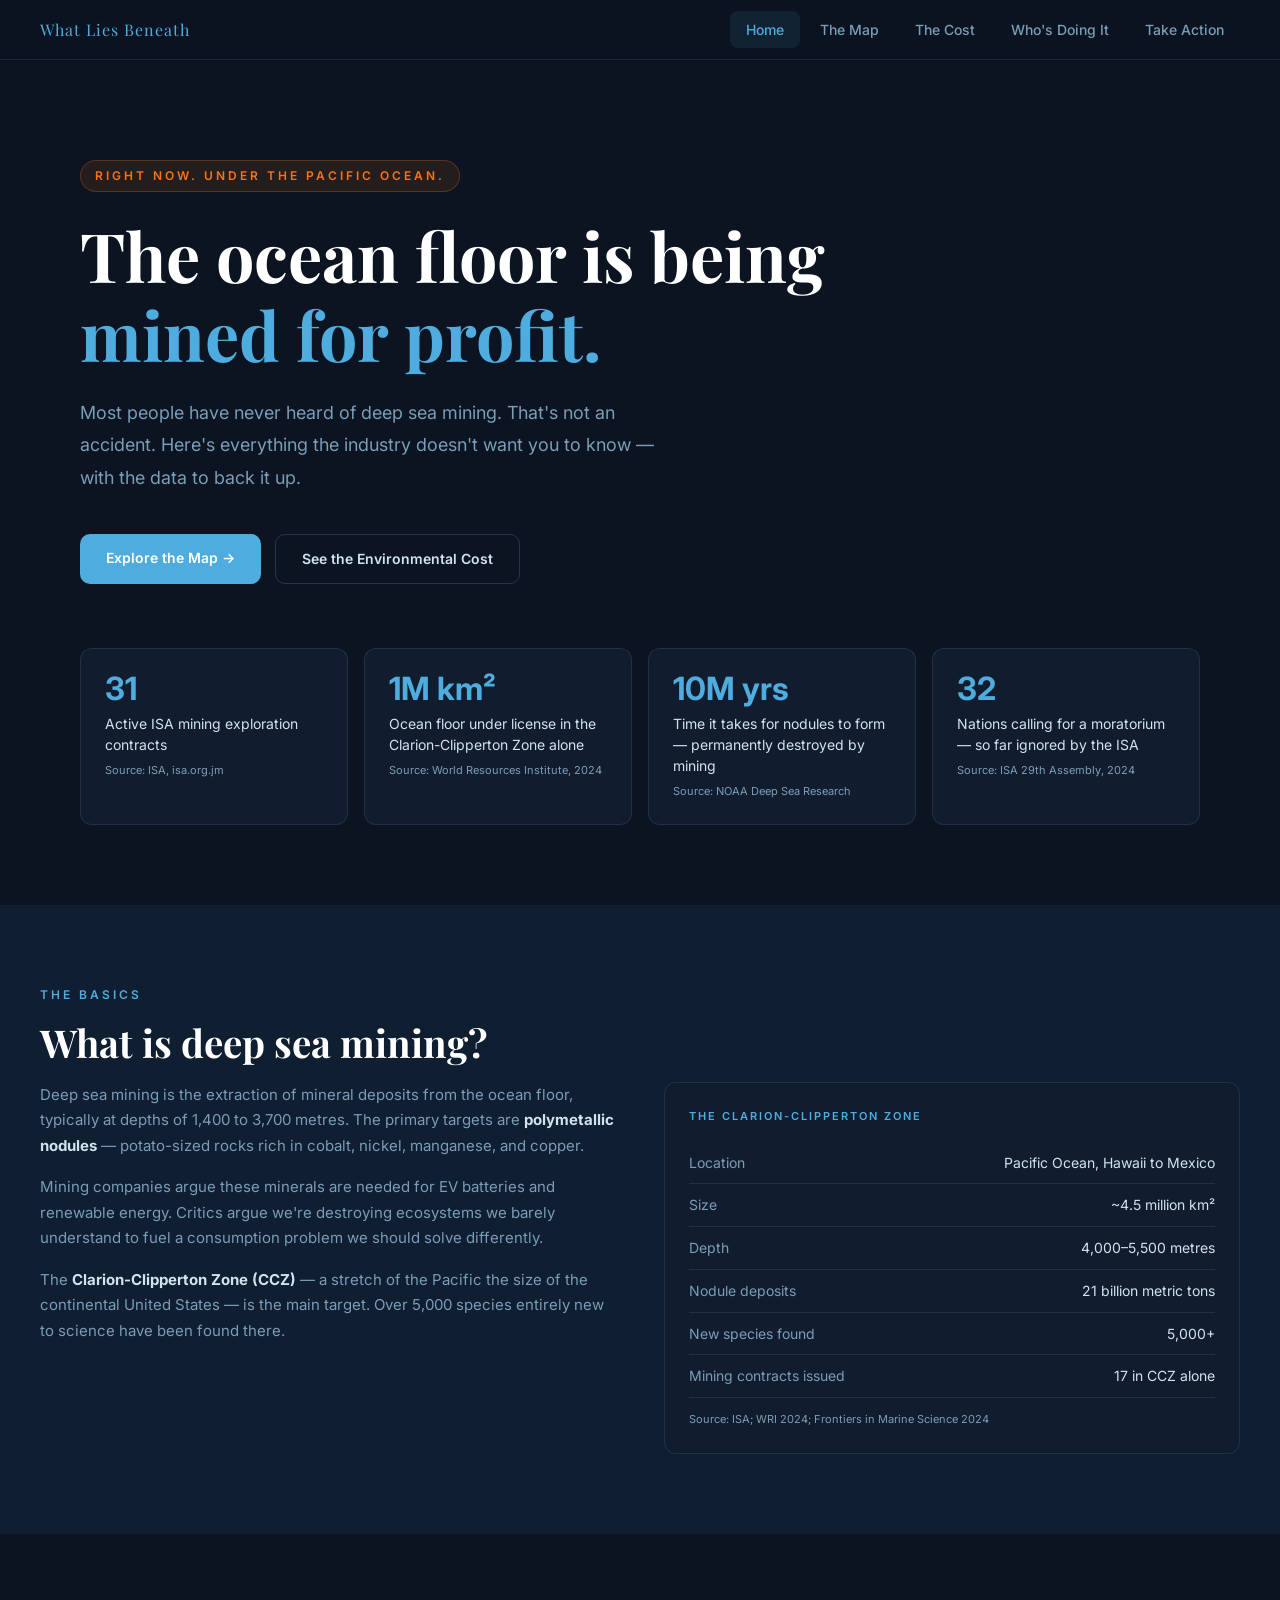
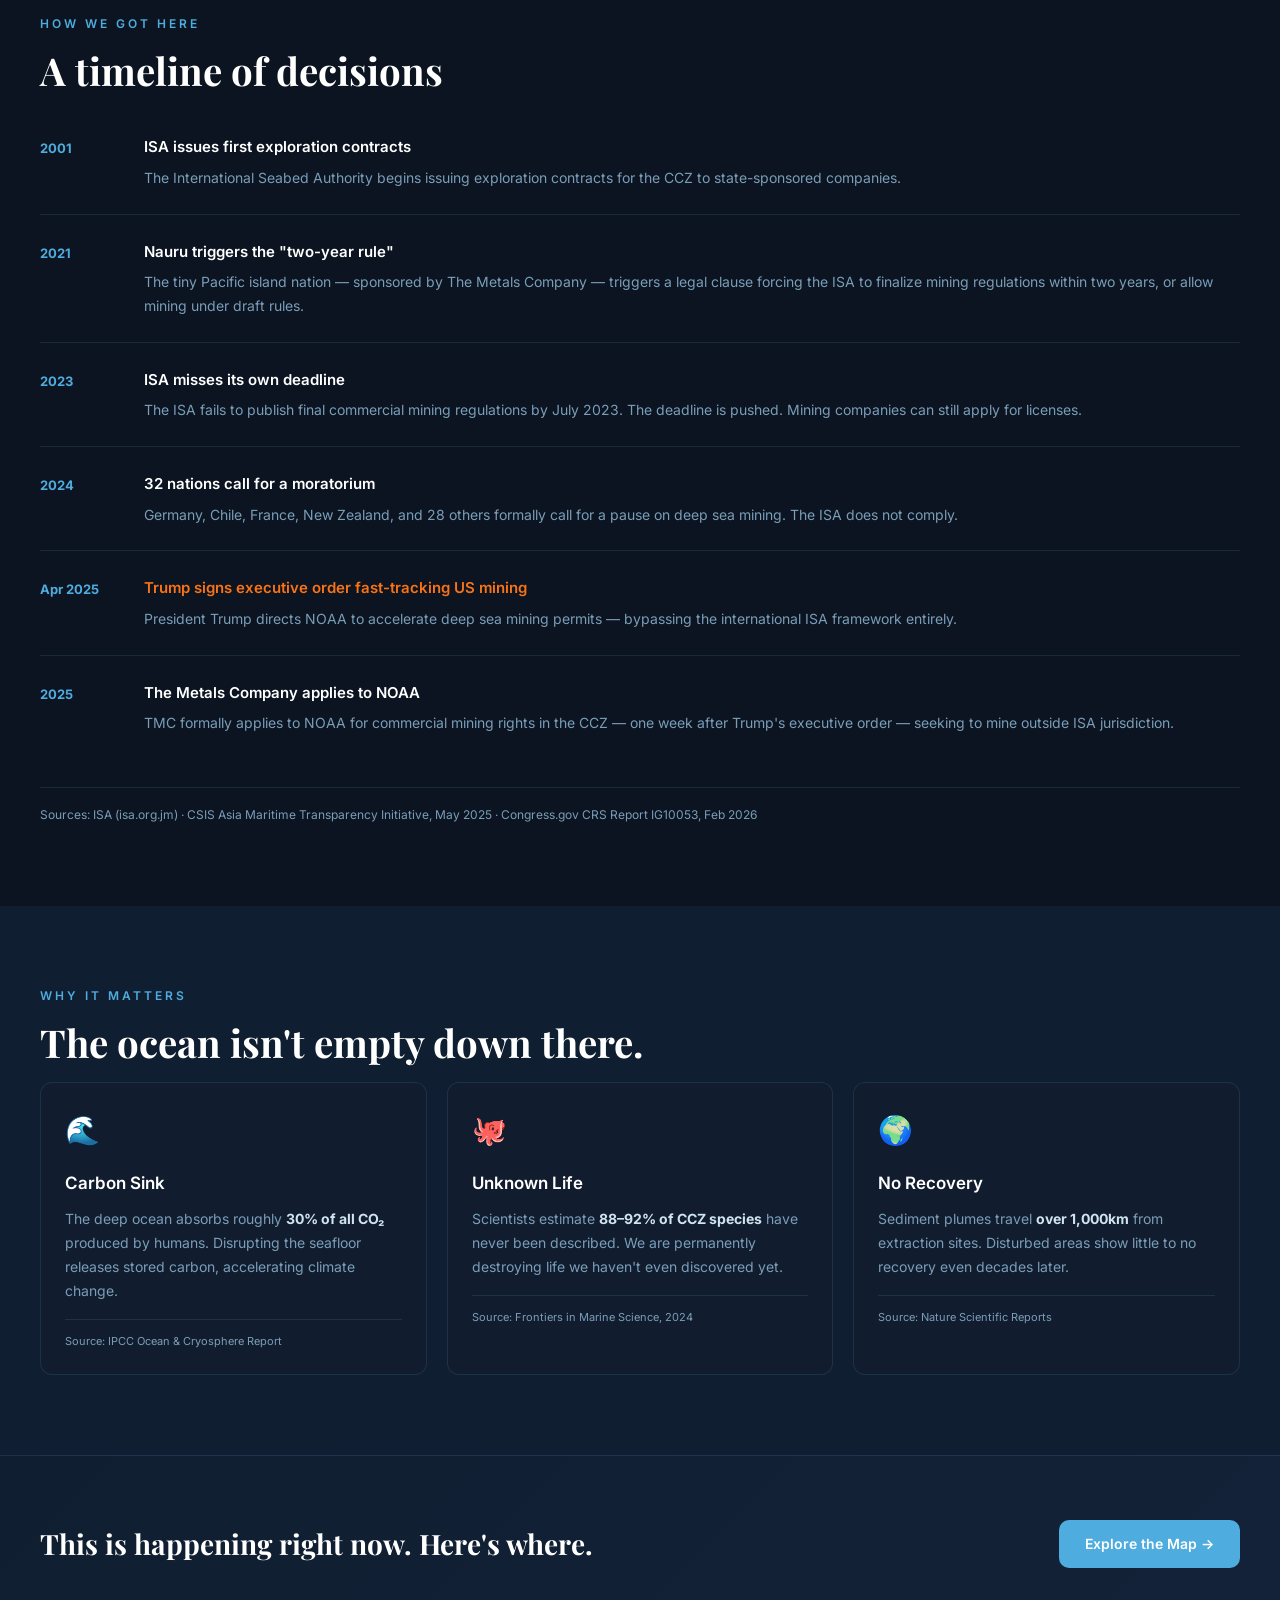
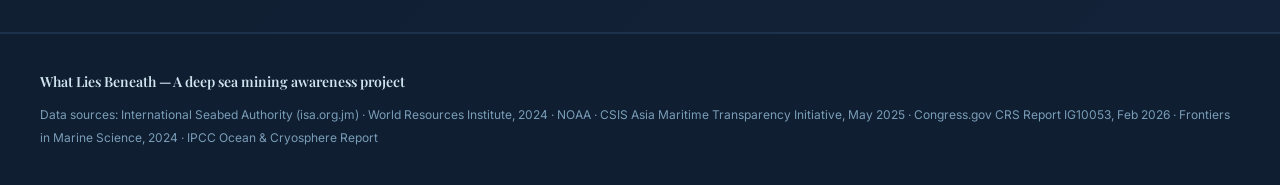
<file: index.html>
<!DOCTYPE html>
<html lang="en">
<head>
  <meta charset="UTF-8"/>
  <meta name="viewport" content="width=device-width, initial-scale=1.0"/>
  <title>What Lies Beneath — Deep Sea Mining Exposed</title>
  <link href="https://fonts.googleapis.com/css2?family=Inter:wght@400;500;600;700&family=Playfair+Display:wght@700&display=swap" rel="stylesheet"/>
  <link rel="stylesheet" href="style.css"/>
</head>
<body>

<nav id="navbar">
  <div id="nav-logo">What Lies Beneath</div>
  <div id="nav-links">
    <a href="index.html" class="active">Home</a>
    <a href="map.html">The Map</a>
    <a href="cost.html">The Cost</a>
    <a href="corporations.html">Who's Doing It</a>
    <a href="action.html">Take Action</a>
  </div>
</nav>

<!-- HERO -->
<section id="hero">
  <div class="hero-eyebrow">Right now. Under the Pacific Ocean.</div>
  <h1>The ocean floor is being<br><span class="hl">mined for profit.</span></h1>
  <p id="hero-sub">Most people have never heard of deep sea mining. That's not an accident. Here's everything the industry doesn't want you to know — with the data to back it up.</p>
  <div class="hero-actions">
    <a href="map.html" class="btn btn-primary">Explore the Map →</a>
    <a href="cost.html" class="btn btn-outline">See the Environmental Cost</a>
  </div>

  <div id="hero-stats">
    <div class="hstat">
      <div class="hstat-num">31</div>
      <div class="hstat-label">Active ISA mining exploration contracts</div>
      <div class="hstat-src">Source: ISA, isa.org.jm</div>
    </div>
    <div class="hstat">
      <div class="hstat-num">1M km²</div>
      <div class="hstat-label">Ocean floor under license in the Clarion-Clipperton Zone alone</div>
      <div class="hstat-src">Source: World Resources Institute, 2024</div>
    </div>
    <div class="hstat">
      <div class="hstat-num">10M yrs</div>
      <div class="hstat-label">Time it takes for nodules to form — permanently destroyed by mining</div>
      <div class="hstat-src">Source: NOAA Deep Sea Research</div>
    </div>
    <div class="hstat">
      <div class="hstat-num">32</div>
      <div class="hstat-label">Nations calling for a moratorium — so far ignored by the ISA</div>
      <div class="hstat-src">Source: ISA 29th Assembly, 2024</div>
    </div>
  </div>
</section>

<!-- WHAT IS IT -->
<section class="section section-alt">
  <div class="inner">
    <div class="section-tag">The Basics</div>
    <h2>What is deep sea mining?</h2>
    <div class="two-col">
      <div>
        <p>Deep sea mining is the extraction of mineral deposits from the ocean floor, typically at depths of 1,400 to 3,700 metres. The primary targets are <strong>polymetallic nodules</strong> — potato-sized rocks rich in cobalt, nickel, manganese, and copper.</p>
        <p>Mining companies argue these minerals are needed for EV batteries and renewable energy. Critics argue we're destroying ecosystems we barely understand to fuel a consumption problem we should solve differently.</p>
        <p>The <strong>Clarion-Clipperton Zone (CCZ)</strong> — a stretch of the Pacific the size of the continental United States — is the main target. Over 5,000 species entirely new to science have been found there.</p>
      </div>
      <div class="info-box">
        <div class="info-box-title">The Clarion-Clipperton Zone</div>
        <div class="info-row"><span>Location</span><span>Pacific Ocean, Hawaii to Mexico</span></div>
        <div class="info-row"><span>Size</span><span>~4.5 million km²</span></div>
        <div class="info-row"><span>Depth</span><span>4,000–5,500 metres</span></div>
        <div class="info-row"><span>Nodule deposits</span><span>21 billion metric tons</span></div>
        <div class="info-row"><span>New species found</span><span>5,000+</span></div>
        <div class="info-row"><span>Mining contracts issued</span><span>17 in CCZ alone</span></div>
        <div class="info-src">Source: ISA; WRI 2024; Frontiers in Marine Science 2024</div>
      </div>
    </div>
  </div>
</section>

<!-- TIMELINE -->
<section class="section">
  <div class="inner">
    <div class="section-tag">How We Got Here</div>
    <h2>A timeline of decisions</h2>
    <div class="timeline">
      <div class="t-item">
        <div class="t-year">2001</div>
        <div>
          <div class="t-title">ISA issues first exploration contracts</div>
          <p>The International Seabed Authority begins issuing exploration contracts for the CCZ to state-sponsored companies.</p>
        </div>
      </div>
      <div class="t-item">
        <div class="t-year">2021</div>
        <div>
          <div class="t-title">Nauru triggers the "two-year rule"</div>
          <p>The tiny Pacific island nation — sponsored by The Metals Company — triggers a legal clause forcing the ISA to finalize mining regulations within two years, or allow mining under draft rules.</p>
        </div>
      </div>
      <div class="t-item">
        <div class="t-year">2023</div>
        <div>
          <div class="t-title">ISA misses its own deadline</div>
          <p>The ISA fails to publish final commercial mining regulations by July 2023. The deadline is pushed. Mining companies can still apply for licenses.</p>
        </div>
      </div>
      <div class="t-item">
        <div class="t-year">2024</div>
        <div>
          <div class="t-title">32 nations call for a moratorium</div>
          <p>Germany, Chile, France, New Zealand, and 28 others formally call for a pause on deep sea mining. The ISA does not comply.</p>
        </div>
      </div>
      <div class="t-item">
        <div class="t-year">Apr 2025</div>
        <div>
          <div class="t-title hot">Trump signs executive order fast-tracking US mining</div>
          <p>President Trump directs NOAA to accelerate deep sea mining permits — bypassing the international ISA framework entirely.</p>
        </div>
      </div>
      <div class="t-item">
        <div class="t-year">2025</div>
        <div>
          <div class="t-title">The Metals Company applies to NOAA</div>
          <p>TMC formally applies to NOAA for commercial mining rights in the CCZ — one week after Trump's executive order — seeking to mine outside ISA jurisdiction.</p>
        </div>
      </div>
    </div>
    <div class="src-note">Sources: ISA (isa.org.jm) · CSIS Asia Maritime Transparency Initiative, May 2025 · Congress.gov CRS Report IG10053, Feb 2026</div>
  </div>
</section>

<!-- WHY IT MATTERS -->
<section class="section section-alt">
  <div class="inner">
    <div class="section-tag">Why It Matters</div>
    <h2>The ocean isn't empty down there.</h2>
    <div class="three-col">
      <div class="card">
        <div class="card-icon">🌊</div>
        <h3>Carbon Sink</h3>
        <p>The deep ocean absorbs roughly <strong>30% of all CO₂</strong> produced by humans. Disrupting the seafloor releases stored carbon, accelerating climate change.</p>
        <div class="card-src">Source: IPCC Ocean & Cryosphere Report</div>
      </div>
      <div class="card">
        <div class="card-icon">🐙</div>
        <h3>Unknown Life</h3>
        <p>Scientists estimate <strong>88–92% of CCZ species</strong> have never been described. We are permanently destroying life we haven't even discovered yet.</p>
        <div class="card-src">Source: Frontiers in Marine Science, 2024</div>
      </div>
      <div class="card">
        <div class="card-icon">🌍</div>
        <h3>No Recovery</h3>
        <p>Sediment plumes travel <strong>over 1,000km</strong> from extraction sites. Disturbed areas show little to no recovery even decades later.</p>
        <div class="card-src">Source: Nature Scientific Reports</div>
      </div>
    </div>
  </div>
</section>

<!-- CTA -->
<section class="cta-strip">
  <div class="inner">
    <h2>This is happening right now. Here's where.</h2>
    <a href="map.html" class="btn btn-primary">Explore the Map →</a>
  </div>
</section>

<footer>
  <div class="footer-in">
    <div>What Lies Beneath — A deep sea mining awareness project</div>
    <div class="footer-srcs">
      Data sources: International Seabed Authority (isa.org.jm) · World Resources Institute, 2024 · NOAA ·
      CSIS Asia Maritime Transparency Initiative, May 2025 · Congress.gov CRS Report IG10053, Feb 2026 ·
      Frontiers in Marine Science, 2024 · IPCC Ocean & Cryosphere Report
    </div>
  </div>
</footer>

</body>
</html>
</file>
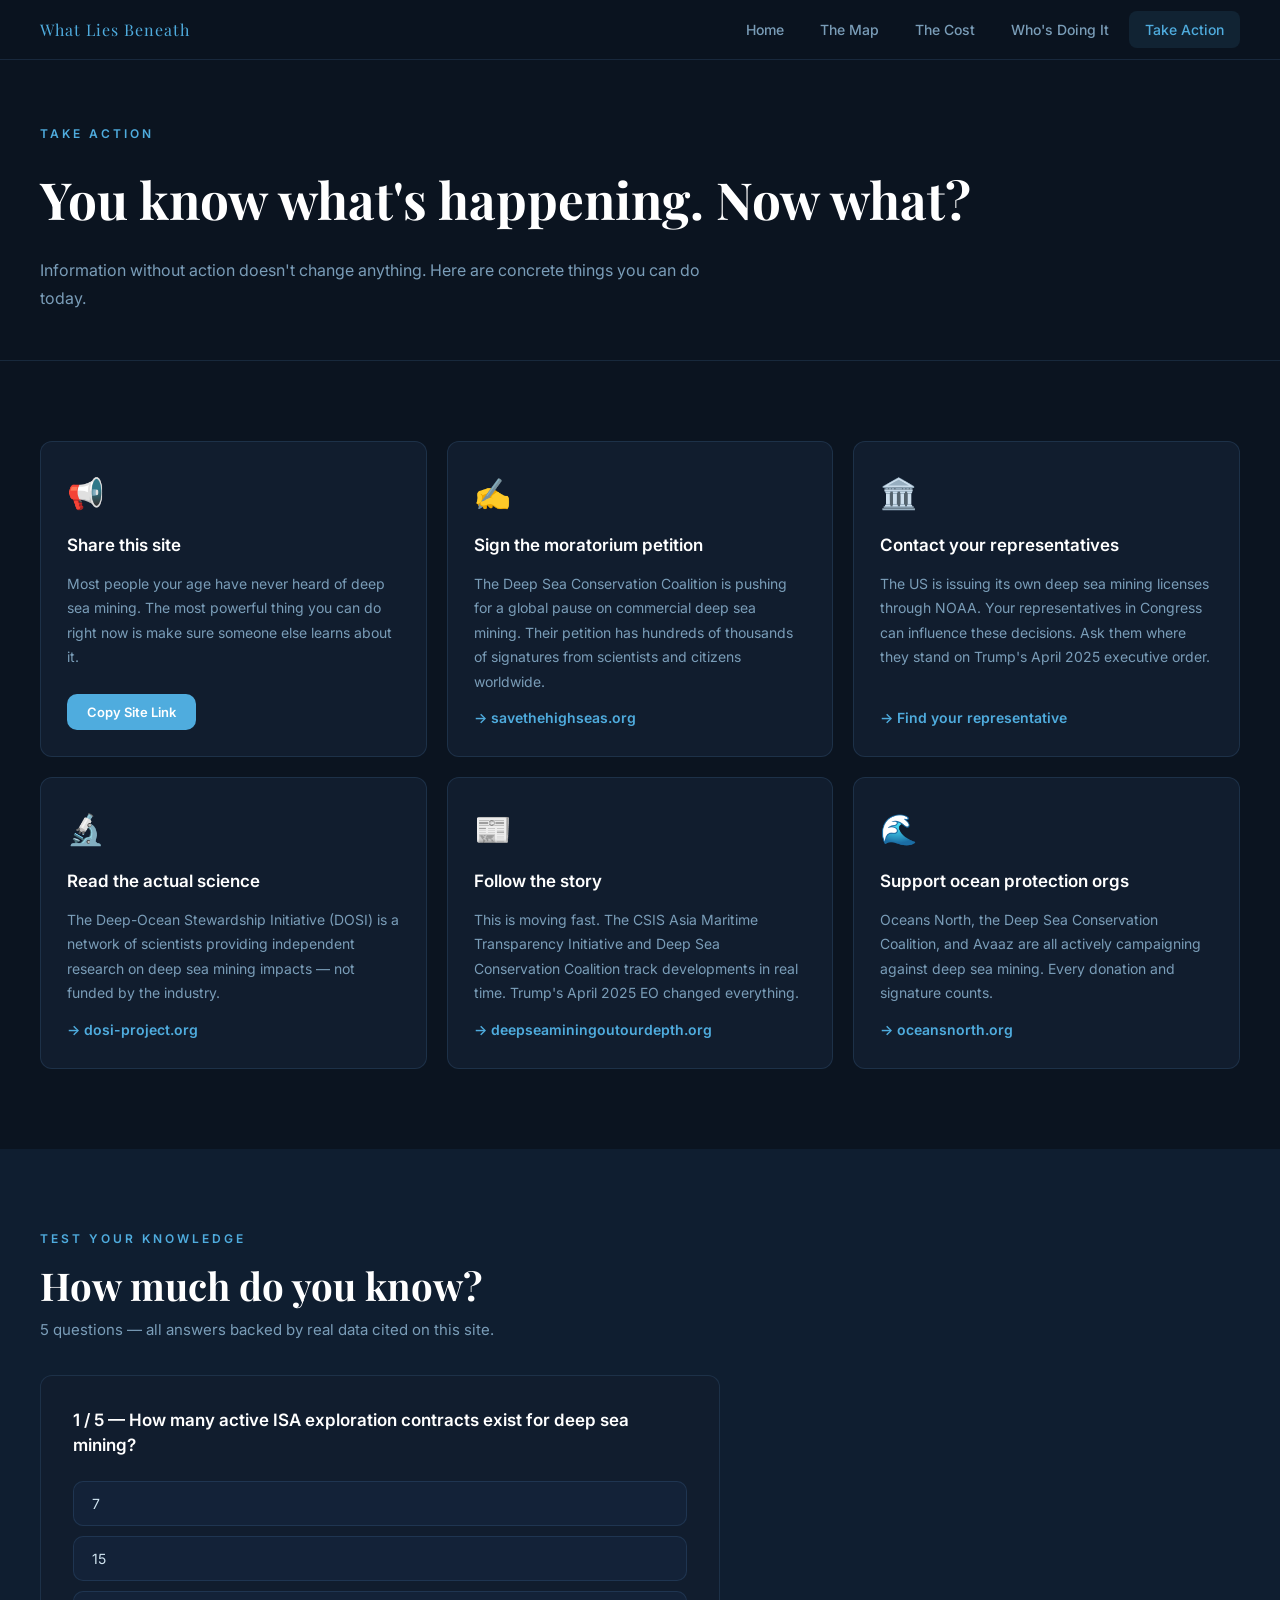
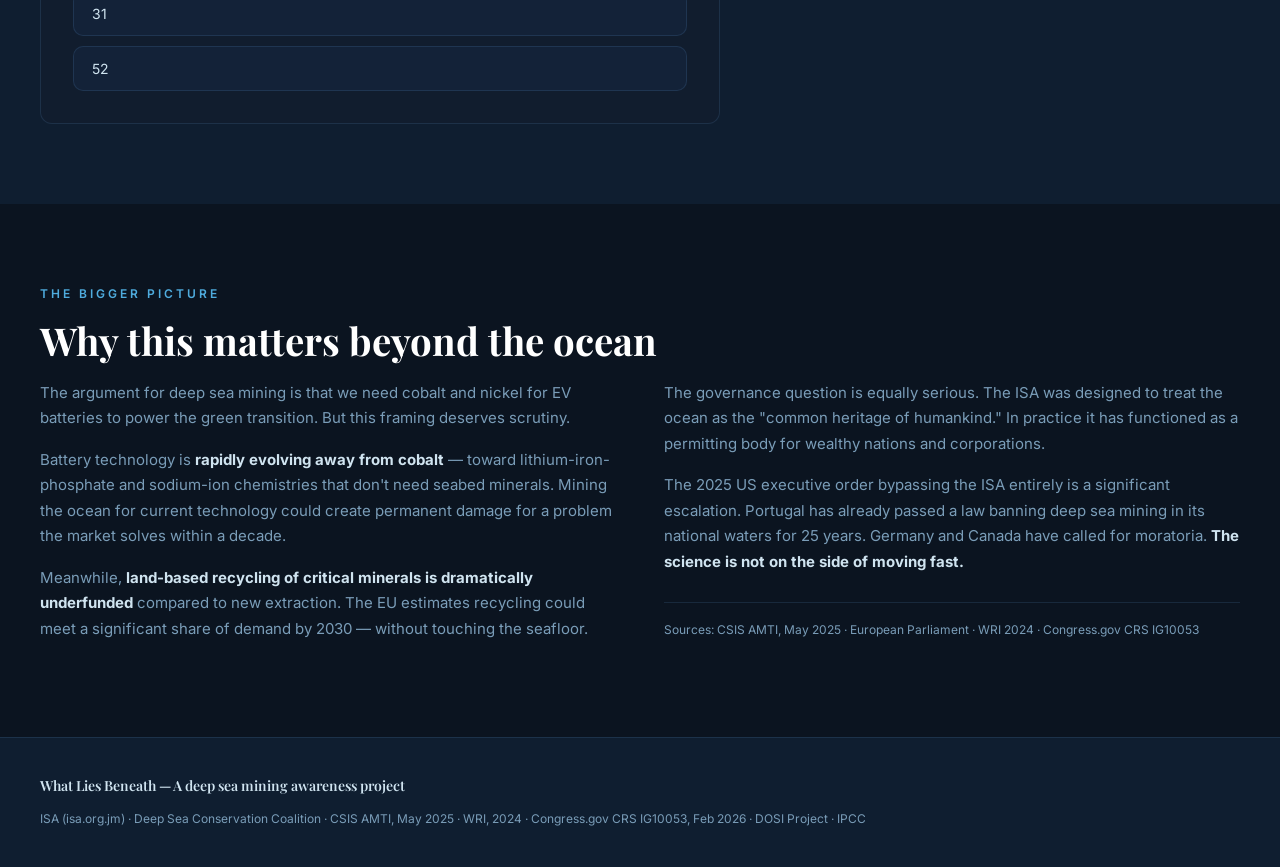
<file: action.html>
<!DOCTYPE html>
<html lang="en">
<head>
  <meta charset="UTF-8"/>
  <meta name="viewport" content="width=device-width, initial-scale=1.0"/>
  <title>Take Action — What Lies Beneath</title>
  <link href="https://fonts.googleapis.com/css2?family=Inter:wght@400;500;600;700&family=Playfair+Display:wght@700&display=swap" rel="stylesheet"/>
  <link rel="stylesheet" href="style.css"/>
</head>
<body>

<nav id="navbar">
  <div id="nav-logo">What Lies Beneath</div>
  <div id="nav-links">
    <a href="index.html">Home</a>
    <a href="map.html">The Map</a>
    <a href="cost.html">The Cost</a>
    <a href="corporations.html">Who's Doing It</a>
    <a href="action.html" class="active">Take Action</a>
  </div>
</nav>

<div class="page-hero">
  <div class="inner">
    <div class="section-tag">Take Action</div>
    <h1>You know what's happening. Now what?</h1>
    <p>Information without action doesn't change anything. Here are concrete things you can do today.</p>
  </div>
</div>

<section class="section">
  <div class="inner">
    <div class="action-grid">
      <div class="action-card">
        <div class="action-icon">📢</div>
        <div class="action-title">Share this site</div>
        <div class="action-desc">Most people your age have never heard of deep sea mining. The most powerful thing you can do right now is make sure someone else learns about it.</div>
        <div>
          <button class="btn btn-primary" onclick="copyLink()" style="font-size:13px;padding:10px 20px">Copy Site Link</button>
          <span id="copy-ok" style="font-size:13px;color:var(--green);margin-left:10px;display:none">Copied!</span>
        </div>
      </div>
      <div class="action-card">
        <div class="action-icon">✍️</div>
        <div class="action-title">Sign the moratorium petition</div>
        <div class="action-desc">The Deep Sea Conservation Coalition is pushing for a global pause on commercial deep sea mining. Their petition has hundreds of thousands of signatures from scientists and citizens worldwide.</div>
        <a href="https://www.savethehighseas.org" target="_blank">→ savethehighseas.org</a>
      </div>
      <div class="action-card">
        <div class="action-icon">🏛️</div>
        <div class="action-title">Contact your representatives</div>
        <div class="action-desc">The US is issuing its own deep sea mining licenses through NOAA. Your representatives in Congress can influence these decisions. Ask them where they stand on Trump's April 2025 executive order.</div>
        <a href="https://www.congress.gov/members/find-your-member" target="_blank">→ Find your representative</a>
      </div>
      <div class="action-card">
        <div class="action-icon">🔬</div>
        <div class="action-title">Read the actual science</div>
        <div class="action-desc">The Deep-Ocean Stewardship Initiative (DOSI) is a network of scientists providing independent research on deep sea mining impacts — not funded by the industry.</div>
        <a href="https://www.dosi-project.org" target="_blank">→ dosi-project.org</a>
      </div>
      <div class="action-card">
        <div class="action-icon">📰</div>
        <div class="action-title">Follow the story</div>
        <div class="action-desc">This is moving fast. The CSIS Asia Maritime Transparency Initiative and Deep Sea Conservation Coalition track developments in real time. Trump's April 2025 EO changed everything.</div>
        <a href="https://www.deepseaminingoutourdepth.org" target="_blank">→ deepseaminingoutourdepth.org</a>
      </div>
      <div class="action-card">
        <div class="action-icon">🌊</div>
        <div class="action-title">Support ocean protection orgs</div>
        <div class="action-desc">Oceans North, the Deep Sea Conservation Coalition, and Avaaz are all actively campaigning against deep sea mining. Every donation and signature counts.</div>
        <a href="https://www.oceansnorth.org" target="_blank">→ oceansnorth.org</a>
      </div>
    </div>
  </div>
</section>

<!-- QUIZ -->
<section class="section section-alt">
  <div class="inner">
    <div class="section-tag">Test Your Knowledge</div>
    <h2 style="margin-bottom:8px">How much do you know?</h2>
    <p style="margin-bottom:32px">5 questions — all answers backed by real data cited on this site.</p>
    <div id="quiz-box">
      <div id="quiz-q" class="quiz-q"></div>
      <div id="quiz-opts" class="quiz-opts"></div>
      <div id="quiz-fb" class="quiz-fb"></div>
      <button id="quiz-next" onclick="nextQ()">Next Question →</button>
    </div>
  </div>
</section>

<section class="section">
  <div class="inner">
    <div class="section-tag">The Bigger Picture</div>
    <h2>Why this matters beyond the ocean</h2>
    <div class="two-col">
      <div>
        <p>The argument for deep sea mining is that we need cobalt and nickel for EV batteries to power the green transition. But this framing deserves scrutiny.</p>
        <p>Battery technology is <strong>rapidly evolving away from cobalt</strong> — toward lithium-iron-phosphate and sodium-ion chemistries that don't need seabed minerals. Mining the ocean for current technology could create permanent damage for a problem the market solves within a decade.</p>
        <p>Meanwhile, <strong>land-based recycling of critical minerals is dramatically underfunded</strong> compared to new extraction. The EU estimates recycling could meet a significant share of demand by 2030 — without touching the seafloor.</p>
      </div>
      <div>
        <p>The governance question is equally serious. The ISA was designed to treat the ocean as the "common heritage of humankind." In practice it has functioned as a permitting body for wealthy nations and corporations.</p>
        <p>The 2025 US executive order bypassing the ISA entirely is a significant escalation. Portugal has already passed a law banning deep sea mining in its national waters for 25 years. Germany and Canada have called for moratoria. <strong>The science is not on the side of moving fast.</strong></p>
        <div class="src-note">Sources: CSIS AMTI, May 2025 · European Parliament · WRI 2024 · Congress.gov CRS IG10053</div>
      </div>
    </div>
  </div>
</section>

<footer>
  <div class="footer-in">
    <div>What Lies Beneath — A deep sea mining awareness project</div>
    <div class="footer-srcs">ISA (isa.org.jm) · Deep Sea Conservation Coalition · CSIS AMTI, May 2025 · WRI, 2024 · Congress.gov CRS IG10053, Feb 2026 · DOSI Project · IPCC</div>
  </div>
</footer>

<script>
  var qs = [
    { q: "How many active ISA exploration contracts exist for deep sea mining?", opts: ["7","15","31","52"], c: 2, ex: "The ISA has issued 31 exploration contracts across three ocean basins. Source: ISA, isa.org.jm" },
    { q: "How long does it take for polymetallic nodules to form naturally?", opts: ["100 years","10,000 years","1 million years","10 million years"], c: 3, ex: "Polymetallic nodules take approximately 10 million years to form. Mining destroys them permanently in seconds. Source: NOAA" },
    { q: "What percentage of human CO₂ is absorbed by the deep ocean?", opts: ["5%","10%","30%","60%"], c: 2, ex: "The deep ocean absorbs roughly 30% of all CO₂ humans produce. Source: IPCC Ocean & Cryosphere Report" },
    { q: "What happened in April 2025 that significantly changed the situation?", opts: ["The UN banned all deep sea mining","Trump signed an EO fast-tracking US mining permits","The ISA published final commercial regulations","Norway began commercial extraction"], c: 1, ex: "Trump signed an executive order directing NOAA to fast-track deep sea mining permits — bypassing the ISA. Source: CSIS AMTI, May 2025" },
    { q: "How many nations called for a moratorium at the ISA's 2024 Assembly?", opts: ["5","12","22","32"], c: 3, ex: "32 nations called for a moratorium at the ISA 29th Assembly. The ISA did not comply. Source: ISA 29th Assembly, 2024" },
  ];

  var cur = 0, score = 0, done = false;

  function loadQ() {
    done = false;
    var q = qs[cur];
    document.getElementById('quiz-q').textContent = (cur+1) + ' / ' + qs.length + '  —  ' + q.q;
    var opts = document.getElementById('quiz-opts');
    opts.innerHTML = '';
    q.opts.forEach(function(o, i) {
      var b = document.createElement('button');
      b.className = 'quiz-opt';
      b.textContent = o;
      b.onclick = function() { answer(i); };
      opts.appendChild(b);
    });
    var fb = document.getElementById('quiz-fb');
    fb.className = 'quiz-fb';
    document.getElementById('quiz-next').className = '';
  }

  function answer(idx) {
    if (done) return;
    done = true;
    var q = qs[cur];
    var btns = document.querySelectorAll('.quiz-opt');
    btns.forEach(function(b, i) {
      if (i === q.c) b.classList.add('correct');
      else if (i === idx) b.classList.add('wrong');
      b.disabled = true;
    });
    var fb = document.getElementById('quiz-fb');
    if (idx === q.c) { score++; fb.className = 'quiz-fb ok show'; fb.textContent = '✓ Correct! ' + q.ex; }
    else             { fb.className = 'quiz-fb no show'; fb.textContent = '✗ ' + q.ex; }
    var next = document.getElementById('quiz-next');
    next.textContent = cur < qs.length - 1 ? 'Next Question →' : 'See Results';
    next.className = 'show';
  }

  function nextQ() {
    cur++;
    if (cur >= qs.length) {
      var box = document.getElementById('quiz-box');
      var msg = score >= 4 ? "You're well-informed. Help others get there too." : score >= 2 ? "Good start. The more you know, the harder this is to ignore." : "That's okay — most people score low the first time. That's why this site exists.";
      box.innerHTML = '<div id="quiz-score">' + score + ' / ' + qs.length + '</div><p style="color:var(--muted);margin-bottom:20px">' + msg + '</p><a href="action.html" class="btn btn-outline">Take Action →</a>';
    } else { loadQ(); }
  }

  function copyLink() {
    navigator.clipboard.writeText(window.location.origin);
    document.getElementById('copy-ok').style.display = 'inline';
    setTimeout(function() { document.getElementById('copy-ok').style.display = 'none'; }, 2000);
  }

  loadQ();
</script>

</body>
</html>
</file>
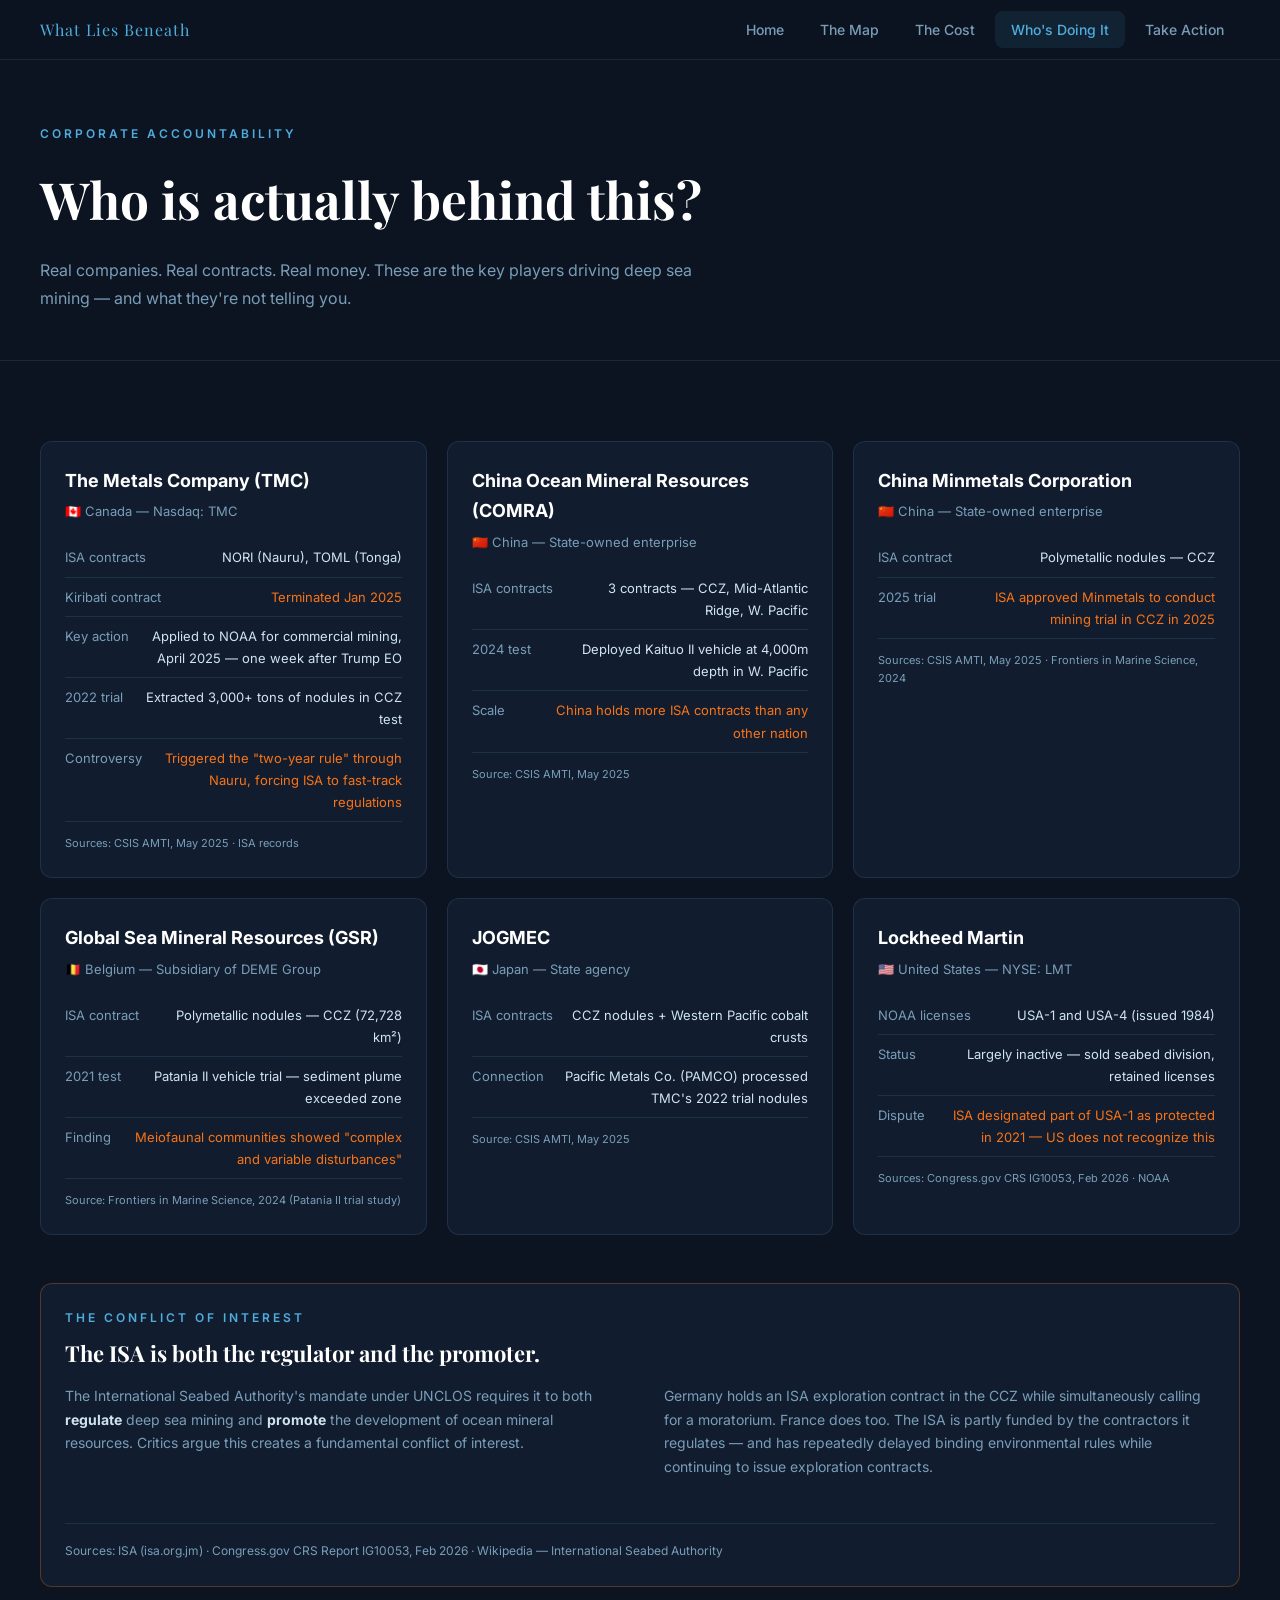
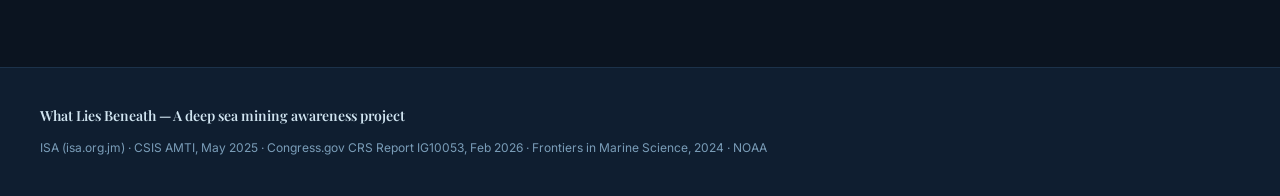
<file: corporations.html>
<!DOCTYPE html>
<html lang="en">
<head>
  <meta charset="UTF-8"/>
  <meta name="viewport" content="width=device-width, initial-scale=1.0"/>
  <title>Who's Doing It — What Lies Beneath</title>
  <link href="https://fonts.googleapis.com/css2?family=Inter:wght@400;500;600;700&family=Playfair+Display:wght@700&display=swap" rel="stylesheet"/>
  <link rel="stylesheet" href="style.css"/>
</head>
<body>

<nav id="navbar">
  <div id="nav-logo">What Lies Beneath</div>
  <div id="nav-links">
    <a href="index.html">Home</a>
    <a href="map.html">The Map</a>
    <a href="cost.html">The Cost</a>
    <a href="corporations.html" class="active">Who's Doing It</a>
    <a href="action.html">Take Action</a>
  </div>
</nav>

<div class="page-hero">
  <div class="inner">
    <div class="section-tag">Corporate Accountability</div>
    <h1>Who is actually behind this?</h1>
    <p>Real companies. Real contracts. Real money. These are the key players driving deep sea mining — and what they're not telling you.</p>
  </div>
</div>

<section class="section">
  <div class="inner">
    <div class="corp-grid">

      <div class="corp-card">
        <div class="corp-name">The Metals Company (TMC)</div>
        <div class="corp-country">🇨🇦 Canada — Nasdaq: TMC</div>
        <div class="corp-row"><span class="corp-row-lbl">ISA contracts</span><span class="corp-row-val">NORI (Nauru), TOML (Tonga)</span></div>
        <div class="corp-row"><span class="corp-row-lbl">Kiribati contract</span><span class="corp-row-val bad">Terminated Jan 2025</span></div>
        <div class="corp-row"><span class="corp-row-lbl">Key action</span><span class="corp-row-val">Applied to NOAA for commercial mining, April 2025 — one week after Trump EO</span></div>
        <div class="corp-row"><span class="corp-row-lbl">2022 trial</span><span class="corp-row-val">Extracted 3,000+ tons of nodules in CCZ test</span></div>
        <div class="corp-row"><span class="corp-row-lbl">Controversy</span><span class="corp-row-val bad">Triggered the "two-year rule" through Nauru, forcing ISA to fast-track regulations</span></div>
        <div class="corp-src">Sources: CSIS AMTI, May 2025 · ISA records</div>
      </div>

      <div class="corp-card">
        <div class="corp-name">China Ocean Mineral Resources (COMRA)</div>
        <div class="corp-country">🇨🇳 China — State-owned enterprise</div>
        <div class="corp-row"><span class="corp-row-lbl">ISA contracts</span><span class="corp-row-val">3 contracts — CCZ, Mid-Atlantic Ridge, W. Pacific</span></div>
        <div class="corp-row"><span class="corp-row-lbl">2024 test</span><span class="corp-row-val">Deployed Kaituo II vehicle at 4,000m depth in W. Pacific</span></div>
        <div class="corp-row"><span class="corp-row-lbl">Scale</span><span class="corp-row-val bad">China holds more ISA contracts than any other nation</span></div>
        <div class="corp-src">Source: CSIS AMTI, May 2025</div>
      </div>

      <div class="corp-card">
        <div class="corp-name">China Minmetals Corporation</div>
        <div class="corp-country">🇨🇳 China — State-owned enterprise</div>
        <div class="corp-row"><span class="corp-row-lbl">ISA contract</span><span class="corp-row-val">Polymetallic nodules — CCZ</span></div>
        <div class="corp-row"><span class="corp-row-lbl">2025 trial</span><span class="corp-row-val bad">ISA approved Minmetals to conduct mining trial in CCZ in 2025</span></div>
        <div class="corp-src">Sources: CSIS AMTI, May 2025 · Frontiers in Marine Science, 2024</div>
      </div>

      <div class="corp-card">
        <div class="corp-name">Global Sea Mineral Resources (GSR)</div>
        <div class="corp-country">🇧🇪 Belgium — Subsidiary of DEME Group</div>
        <div class="corp-row"><span class="corp-row-lbl">ISA contract</span><span class="corp-row-val">Polymetallic nodules — CCZ (72,728 km²)</span></div>
        <div class="corp-row"><span class="corp-row-lbl">2021 test</span><span class="corp-row-val">Patania II vehicle trial — sediment plume exceeded zone</span></div>
        <div class="corp-row"><span class="corp-row-lbl">Finding</span><span class="corp-row-val bad">Meiofaunal communities showed "complex and variable disturbances"</span></div>
        <div class="corp-src">Source: Frontiers in Marine Science, 2024 (Patania II trial study)</div>
      </div>

      <div class="corp-card">
        <div class="corp-name">JOGMEC</div>
        <div class="corp-country">🇯🇵 Japan — State agency</div>
        <div class="corp-row"><span class="corp-row-lbl">ISA contracts</span><span class="corp-row-val">CCZ nodules + Western Pacific cobalt crusts</span></div>
        <div class="corp-row"><span class="corp-row-lbl">Connection</span><span class="corp-row-val">Pacific Metals Co. (PAMCO) processed TMC's 2022 trial nodules</span></div>
        <div class="corp-src">Source: CSIS AMTI, May 2025</div>
      </div>

      <div class="corp-card">
        <div class="corp-name">Lockheed Martin</div>
        <div class="corp-country">🇺🇸 United States — NYSE: LMT</div>
        <div class="corp-row"><span class="corp-row-lbl">NOAA licenses</span><span class="corp-row-val">USA-1 and USA-4 (issued 1984)</span></div>
        <div class="corp-row"><span class="corp-row-lbl">Status</span><span class="corp-row-val">Largely inactive — sold seabed division, retained licenses</span></div>
        <div class="corp-row"><span class="corp-row-lbl">Dispute</span><span class="corp-row-val bad">ISA designated part of USA-1 as protected in 2021 — US does not recognize this</span></div>
        <div class="corp-src">Sources: Congress.gov CRS IG10053, Feb 2026 · NOAA</div>
      </div>

    </div>

    <!-- ISA conflict box -->
    <div class="card" style="margin-top:48px;border-color:rgba(249,115,22,0.3)">
      <div class="section-tag">The Conflict of Interest</div>
      <h2 style="font-size:22px;margin-bottom:16px">The ISA is both the regulator and the promoter.</h2>
      <div class="two-col">
        <p>The International Seabed Authority's mandate under UNCLOS requires it to both <strong>regulate</strong> deep sea mining and <strong>promote</strong> the development of ocean mineral resources. Critics argue this creates a fundamental conflict of interest.</p>
        <p>Germany holds an ISA exploration contract in the CCZ while simultaneously calling for a moratorium. France does too. The ISA is partly funded by the contractors it regulates — and has repeatedly delayed binding environmental rules while continuing to issue exploration contracts.</p>
      </div>
      <div class="src-note">Sources: ISA (isa.org.jm) · Congress.gov CRS Report IG10053, Feb 2026 · Wikipedia — International Seabed Authority</div>
    </div>

  </div>
</section>

<footer>
  <div class="footer-in">
    <div>What Lies Beneath — A deep sea mining awareness project</div>
    <div class="footer-srcs">ISA (isa.org.jm) · CSIS AMTI, May 2025 · Congress.gov CRS Report IG10053, Feb 2026 · Frontiers in Marine Science, 2024 · NOAA</div>
  </div>
</footer>

</body>
</html>
</file>
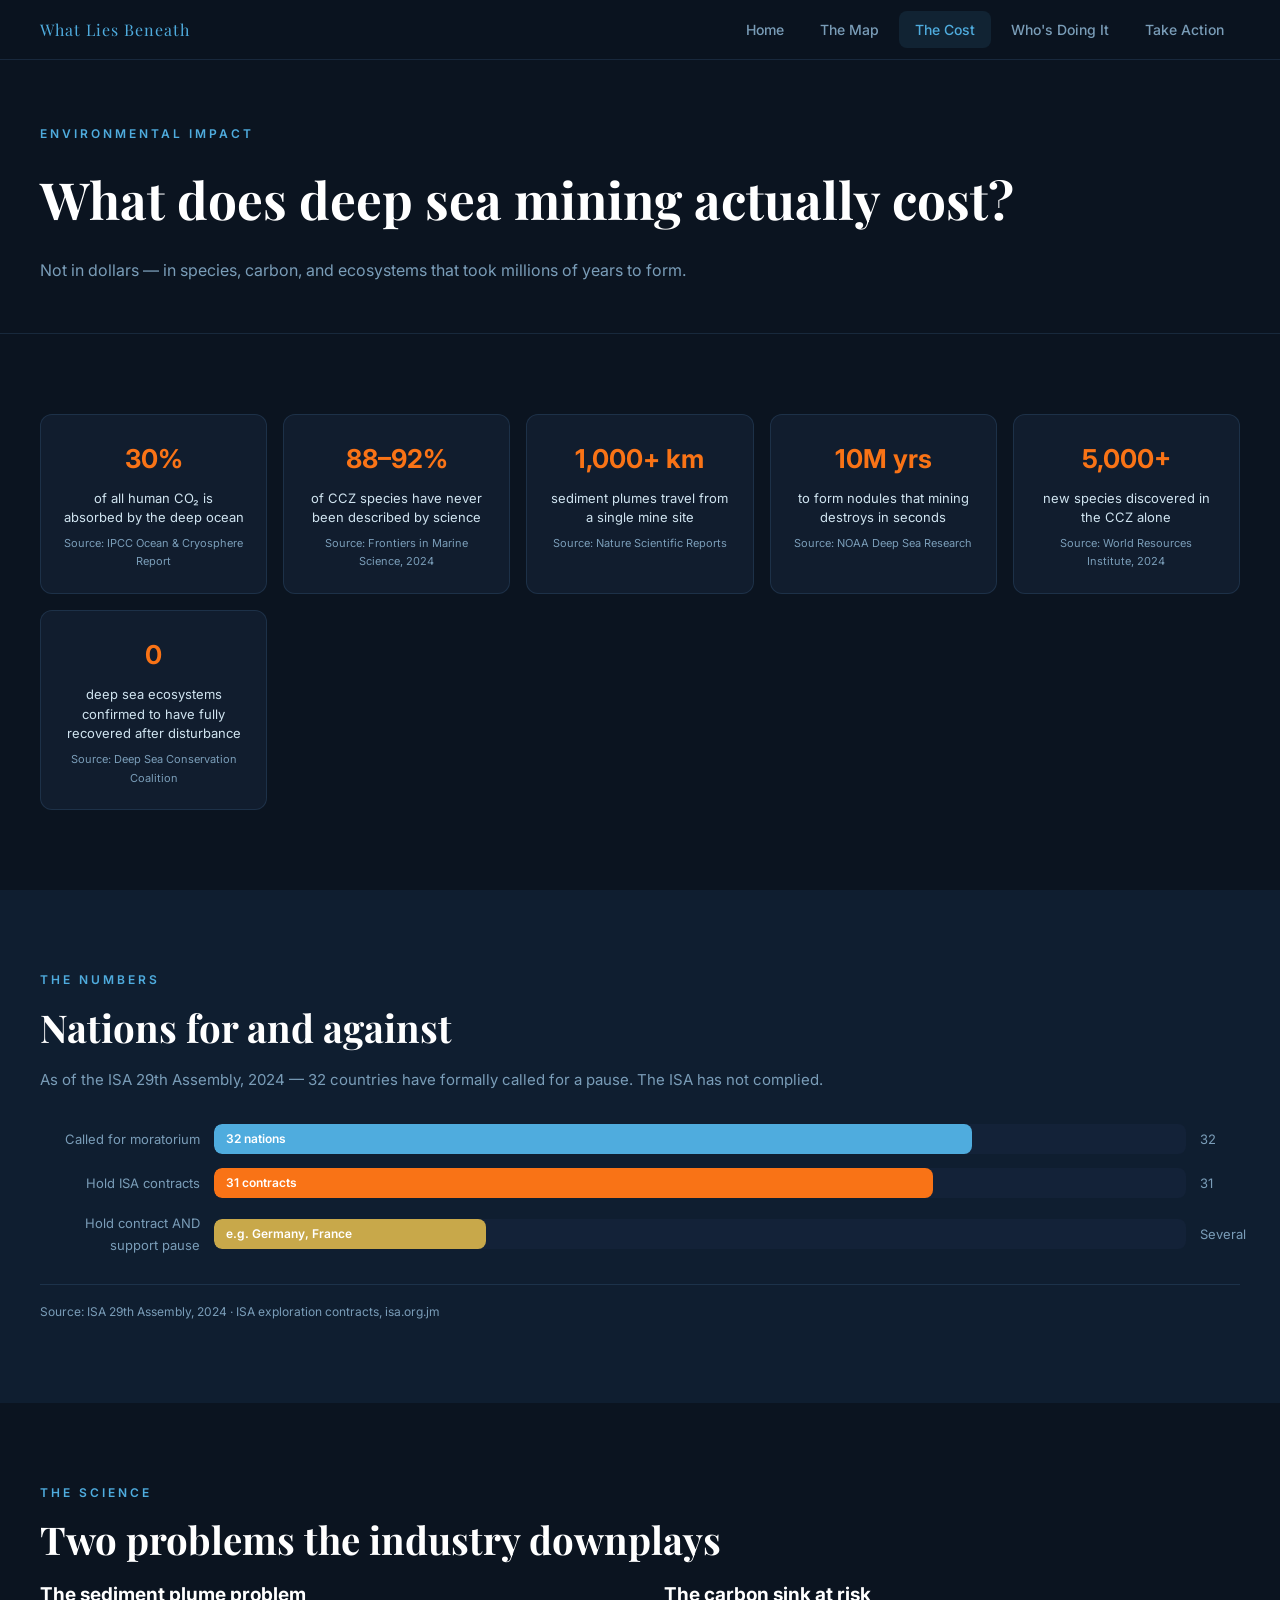
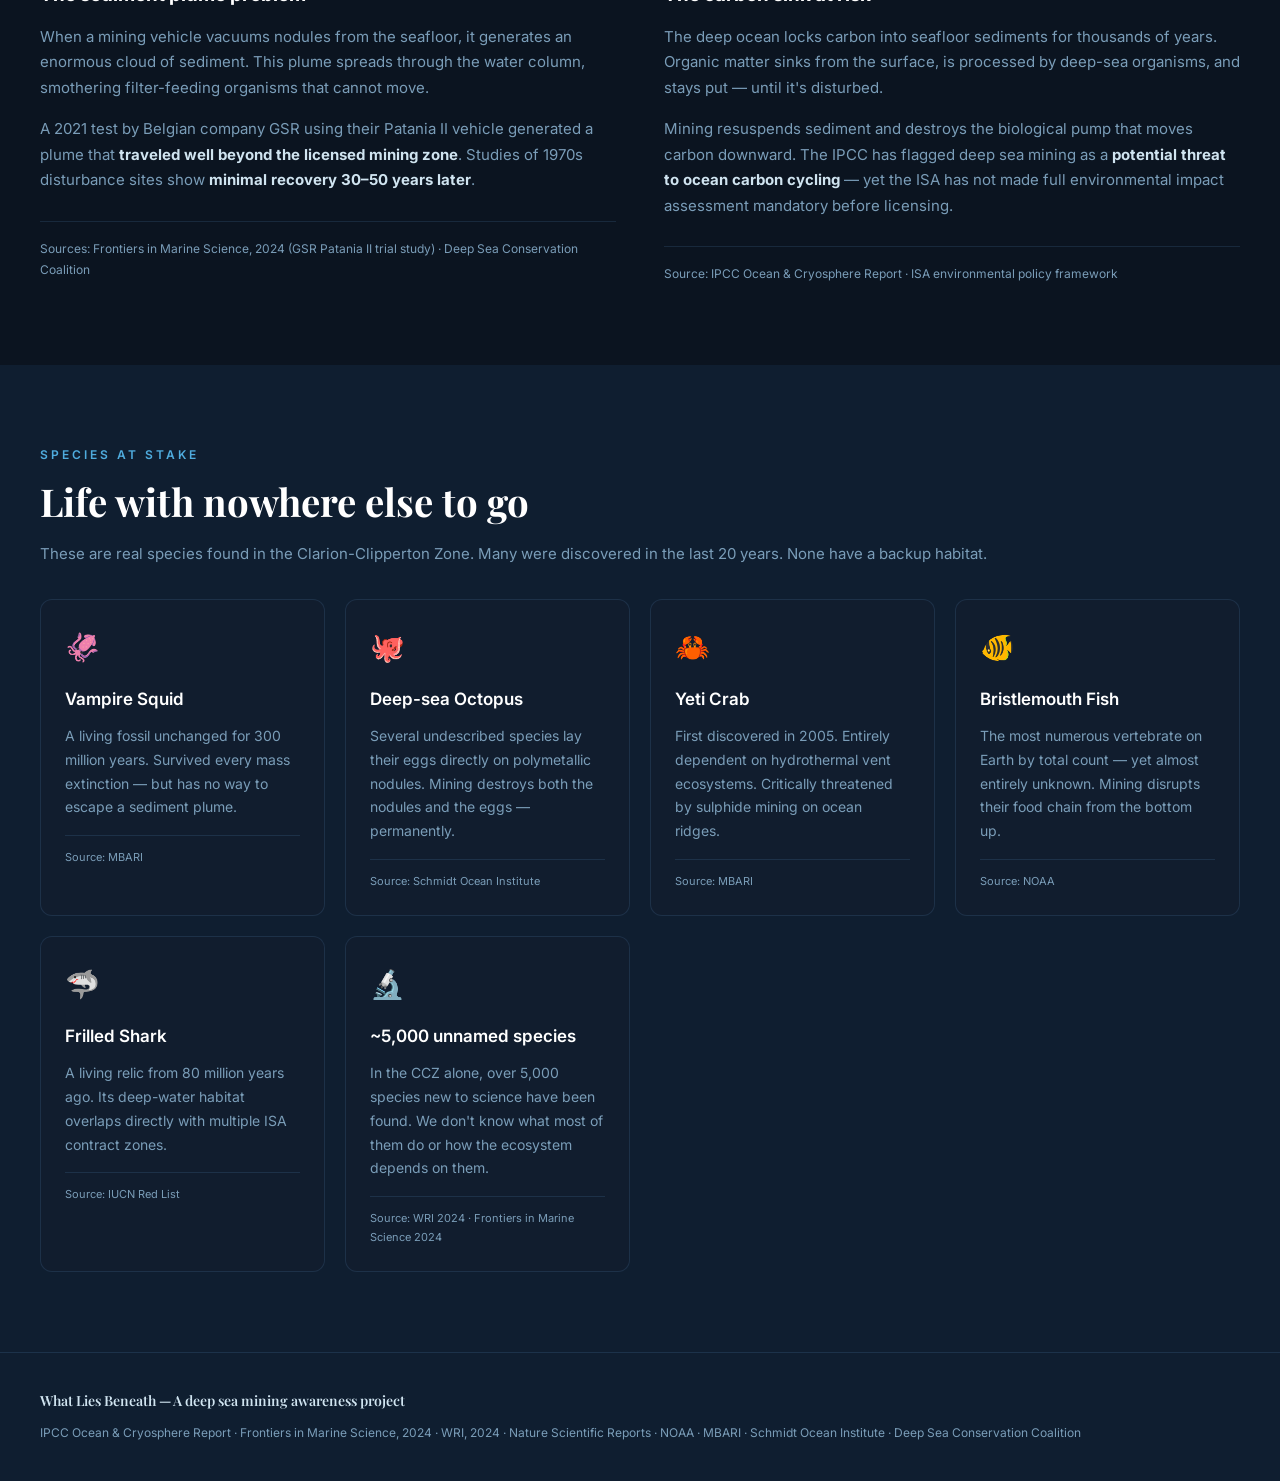
<file: cost.html>
<!DOCTYPE html>
<html lang="en">
<head>
  <meta charset="UTF-8"/>
  <meta name="viewport" content="width=device-width, initial-scale=1.0"/>
  <title>The Cost — What Lies Beneath</title>
  <link href="https://fonts.googleapis.com/css2?family=Inter:wght@400;500;600;700&family=Playfair+Display:wght@700&display=swap" rel="stylesheet"/>
  <link rel="stylesheet" href="style.css"/>
</head>
<body>

<nav id="navbar">
  <div id="nav-logo">What Lies Beneath</div>
  <div id="nav-links">
    <a href="index.html">Home</a>
    <a href="map.html">The Map</a>
    <a href="cost.html" class="active">The Cost</a>
    <a href="corporations.html">Who's Doing It</a>
    <a href="action.html">Take Action</a>
  </div>
</nav>

<div class="page-hero">
  <div class="inner">
    <div class="section-tag">Environmental Impact</div>
    <h1>What does deep sea mining actually cost?</h1>
    <p>Not in dollars — in species, carbon, and ecosystems that took millions of years to form.</p>
  </div>
</div>

<section class="section">
  <div class="inner">
    <div class="impact-grid">
      <div class="impact-card"><div class="impact-num">30%</div><div class="impact-label">of all human CO₂ is absorbed by the deep ocean</div><div class="impact-src">Source: IPCC Ocean & Cryosphere Report</div></div>
      <div class="impact-card"><div class="impact-num">88–92%</div><div class="impact-label">of CCZ species have never been described by science</div><div class="impact-src">Source: Frontiers in Marine Science, 2024</div></div>
      <div class="impact-card"><div class="impact-num">1,000+ km</div><div class="impact-label">sediment plumes travel from a single mine site</div><div class="impact-src">Source: Nature Scientific Reports</div></div>
      <div class="impact-card"><div class="impact-num">10M yrs</div><div class="impact-label">to form nodules that mining destroys in seconds</div><div class="impact-src">Source: NOAA Deep Sea Research</div></div>
      <div class="impact-card"><div class="impact-num">5,000+</div><div class="impact-label">new species discovered in the CCZ alone</div><div class="impact-src">Source: World Resources Institute, 2024</div></div>
      <div class="impact-card"><div class="impact-num">0</div><div class="impact-label">deep sea ecosystems confirmed to have fully recovered after disturbance</div><div class="impact-src">Source: Deep Sea Conservation Coalition</div></div>
    </div>
  </div>
</section>

<section class="section section-alt">
  <div class="inner">
    <div class="section-tag">The Numbers</div>
    <h2>Nations for and against</h2>
    <p style="margin-bottom:32px">As of the ISA 29th Assembly, 2024 — 32 countries have formally called for a pause. The ISA has not complied.</p>
    <div class="bar-chart">
      <div class="bar-row">
        <div class="bar-lbl">Called for moratorium</div>
        <div class="bar-track"><div class="bar-fill" id="b1" style="width:0%;background:#4facde">32 nations</div></div>
        <div class="bar-val">32</div>
      </div>
      <div class="bar-row">
        <div class="bar-lbl">Hold ISA contracts</div>
        <div class="bar-track"><div class="bar-fill" id="b2" style="width:0%;background:#f97316">31 contracts</div></div>
        <div class="bar-val">31</div>
      </div>
      <div class="bar-row">
        <div class="bar-lbl">Hold contract AND support pause</div>
        <div class="bar-track"><div class="bar-fill" id="b3" style="width:0%;background:#c8a84a">e.g. Germany, France</div></div>
        <div class="bar-val">Several</div>
      </div>
    </div>
    <div class="src-note">Source: ISA 29th Assembly, 2024 · ISA exploration contracts, isa.org.jm</div>
  </div>
</section>

<section class="section">
  <div class="inner">
    <div class="section-tag">The Science</div>
    <h2>Two problems the industry downplays</h2>
    <div class="two-col">
      <div>
        <h3 style="color:#fff;font-size:19px;margin-bottom:12px">The sediment plume problem</h3>
        <p>When a mining vehicle vacuums nodules from the seafloor, it generates an enormous cloud of sediment. This plume spreads through the water column, smothering filter-feeding organisms that cannot move.</p>
        <p>A 2021 test by Belgian company GSR using their Patania II vehicle generated a plume that <strong>traveled well beyond the licensed mining zone</strong>. Studies of 1970s disturbance sites show <strong>minimal recovery 30–50 years later</strong>.</p>
        <div class="src-note">Sources: Frontiers in Marine Science, 2024 (GSR Patania II trial study) · Deep Sea Conservation Coalition</div>
      </div>
      <div>
        <h3 style="color:#fff;font-size:19px;margin-bottom:12px">The carbon sink at risk</h3>
        <p>The deep ocean locks carbon into seafloor sediments for thousands of years. Organic matter sinks from the surface, is processed by deep-sea organisms, and stays put — until it's disturbed.</p>
        <p>Mining resuspends sediment and destroys the biological pump that moves carbon downward. The IPCC has flagged deep sea mining as a <strong>potential threat to ocean carbon cycling</strong> — yet the ISA has not made full environmental impact assessment mandatory before licensing.</p>
        <div class="src-note">Source: IPCC Ocean & Cryosphere Report · ISA environmental policy framework</div>
      </div>
    </div>
  </div>
</section>

<section class="section section-alt">
  <div class="inner">
    <div class="section-tag">Species at Stake</div>
    <h2>Life with nowhere else to go</h2>
    <p style="margin-bottom:32px">These are real species found in the Clarion-Clipperton Zone. Many were discovered in the last 20 years. None have a backup habitat.</p>
    <div class="three-col">
      <div class="card"><div class="card-icon">🦑</div><h3>Vampire Squid</h3><p>A living fossil unchanged for 300 million years. Survived every mass extinction — but has no way to escape a sediment plume.</p><div class="card-src">Source: MBARI</div></div>
      <div class="card"><div class="card-icon">🐙</div><h3>Deep-sea Octopus</h3><p>Several undescribed species lay their eggs directly on polymetallic nodules. Mining destroys both the nodules and the eggs — permanently.</p><div class="card-src">Source: Schmidt Ocean Institute</div></div>
      <div class="card"><div class="card-icon">🦀</div><h3>Yeti Crab</h3><p>First discovered in 2005. Entirely dependent on hydrothermal vent ecosystems. Critically threatened by sulphide mining on ocean ridges.</p><div class="card-src">Source: MBARI</div></div>
      <div class="card"><div class="card-icon">🐠</div><h3>Bristlemouth Fish</h3><p>The most numerous vertebrate on Earth by total count — yet almost entirely unknown. Mining disrupts their food chain from the bottom up.</p><div class="card-src">Source: NOAA</div></div>
      <div class="card"><div class="card-icon">🦈</div><h3>Frilled Shark</h3><p>A living relic from 80 million years ago. Its deep-water habitat overlaps directly with multiple ISA contract zones.</p><div class="card-src">Source: IUCN Red List</div></div>
      <div class="card"><div class="card-icon">🔬</div><h3>~5,000 unnamed species</h3><p>In the CCZ alone, over 5,000 species new to science have been found. We don't know what most of them do or how the ecosystem depends on them.</p><div class="card-src">Source: WRI 2024 · Frontiers in Marine Science 2024</div></div>
    </div>
  </div>
</section>

<footer>
  <div class="footer-in">
    <div>What Lies Beneath — A deep sea mining awareness project</div>
    <div class="footer-srcs">IPCC Ocean & Cryosphere Report · Frontiers in Marine Science, 2024 · WRI, 2024 · Nature Scientific Reports · NOAA · MBARI · Schmidt Ocean Institute · Deep Sea Conservation Coalition</div>
  </div>
</footer>

<script>
  window.addEventListener('load', function() {
    setTimeout(function() {
      document.getElementById('b1').style.width = '78%';
      document.getElementById('b2').style.width = '74%';
      document.getElementById('b3').style.width = '28%';
    }, 300);
  });
</script>

</body>
</html>
</file>
<file: style.css>
/* WHAT LIES BENEATH — style.css */
@import url('https://fonts.googleapis.com/css2?family=Inter:wght@400;500;600;700&family=Playfair+Display:wght@700&display=swap');

* { box-sizing: border-box; margin: 0; padding: 0; }

:root {
  --bg:       #0b1420;
  --bg2:      #0f1e30;
  --bg3:      #132238;
  --card:     #111d2e;
  --border:   rgba(100,160,220,0.15);
  --border2:  rgba(100,160,220,0.25);
  --text:     #d0e4f0;
  --muted:    #7a9db8;
  --accent:   #4facde;
  --accent2:  #f97316;
  --green:    #34d399;
  --red:      #f87171;
  --radius:   12px;
}

html { scroll-behavior: smooth; }

body {
  background: var(--bg);
  color: var(--text);
  font-family: 'Inter', sans-serif;
  line-height: 1.7;
  font-size: 16px;
}

/* ── NAV ── */
#navbar {
  position: sticky; top: 0; z-index: 200;
  background: rgba(11,20,32,0.92);
  backdrop-filter: blur(12px);
  border-bottom: 1px solid var(--border);
  display: flex; align-items: center;
  justify-content: space-between;
  padding: 0 40px; height: 60px;
}

#nav-logo {
  font-family: 'Playfair Display', serif;
  font-size: 16px; color: var(--accent);
  letter-spacing: 1px;
}

#nav-links { display: flex; gap: 4px; }
#nav-links a {
  color: var(--muted); text-decoration: none;
  font-size: 14px; font-weight: 500;
  padding: 7px 16px; border-radius: 8px;
  transition: all 0.2s;
}
#nav-links a:hover  { color: var(--text); background: var(--bg3); }
#nav-links a.active { color: var(--accent); background: rgba(79,172,222,0.1); }

/* ── HERO ── */
#hero {
  padding: 100px 40px 80px;
  max-width: 1200px; margin: 0 auto;
}

.hero-eyebrow {
  display: inline-block;
  font-size: 12px; font-weight: 600;
  color: var(--accent2); letter-spacing: 3px;
  text-transform: uppercase;
  background: rgba(249,115,22,0.1);
  border: 1px solid rgba(249,115,22,0.25);
  padding: 5px 14px; border-radius: 20px;
  margin-bottom: 24px;
}

#hero h1 {
  font-family: 'Playfair Display', serif;
  font-size: clamp(38px, 5.5vw, 68px);
  color: #fff; line-height: 1.15;
  margin-bottom: 24px;
}

#hero h1 .hl { color: var(--accent); }

#hero-sub {
  font-size: 18px; color: var(--muted);
  max-width: 580px; margin-bottom: 40px;
  line-height: 1.8;
}

.hero-actions { display: flex; gap: 14px; flex-wrap: wrap; }

#hero-stats {
  display: grid;
  grid-template-columns: repeat(auto-fit, minmax(220px, 1fr));
  gap: 16px; margin-top: 64px;
}

.hstat {
  background: var(--card);
  border: 1px solid var(--border);
  border-radius: var(--radius);
  padding: 24px;
  transition: border-color 0.2s;
}
.hstat:hover { border-color: var(--border2); }
.hstat-num   { font-size: 32px; font-weight: 700; color: var(--accent); margin-bottom: 8px; line-height: 1; }
.hstat-label { font-size: 14px; color: var(--text); margin-bottom: 6px; line-height: 1.5; }
.hstat-src   { font-size: 11px; color: var(--muted); }

/* ── BUTTONS ── */
.btn {
  display: inline-block; text-decoration: none;
  font-size: 14px; font-weight: 600;
  padding: 12px 26px; border-radius: 10px;
  transition: all 0.2s; border: none; cursor: pointer;
  font-family: 'Inter', sans-serif;
}
.btn-primary {
  background: var(--accent); color: #fff;
}
.btn-primary:hover { background: #3a9ed4; transform: translateY(-1px); }

.btn-outline {
  background: transparent;
  border: 1.5px solid var(--border2);
  color: var(--text);
}
.btn-outline:hover { border-color: var(--accent); color: var(--accent); }

/* ── SECTIONS ── */
.section { padding: 80px 40px; }
.section-alt { background: var(--bg2); }

.inner { max-width: 1200px; margin: 0 auto; }

.section-tag {
  font-size: 12px; font-weight: 600;
  color: var(--accent); letter-spacing: 3px;
  text-transform: uppercase; margin-bottom: 12px;
}

.section h2 {
  font-family: 'Playfair Display', serif;
  font-size: clamp(26px, 3vw, 40px);
  color: #fff; margin-bottom: 16px; line-height: 1.25;
}

.section p { color: var(--muted); margin-bottom: 16px; font-size: 15px; }
.section p strong { color: var(--text); }

/* ── PAGE HERO ── */
.page-hero {
  padding: 64px 40px 48px;
  border-bottom: 1px solid var(--border);
}
.page-hero .inner {}
.page-hero h1 {
  font-family: 'Playfair Display', serif;
  font-size: clamp(30px, 4vw, 52px);
  color: #fff; margin-bottom: 14px;
}
.page-hero p { font-size: 16px; color: var(--muted); max-width: 680px; }

/* ── TWO COL ── */
.two-col {
  display: grid; grid-template-columns: 1fr 1fr;
  gap: 48px; align-items: start;
}
@media (max-width: 768px) { .two-col { grid-template-columns: 1fr; } }

/* ── THREE COL ── */
.three-col {
  display: grid;
  grid-template-columns: repeat(auto-fit, minmax(280px, 1fr));
  gap: 20px;
}

/* ── CARDS ── */
.card {
  background: var(--card);
  border: 1px solid var(--border);
  border-radius: var(--radius);
  padding: 24px;
  transition: border-color 0.2s;
}
.card:hover { border-color: var(--border2); }

.card h3 { font-size: 17px; color: #fff; margin-bottom: 10px; font-weight: 600; }
.card p   { font-size: 14px; color: var(--muted); line-height: 1.7; }
.card-icon { font-size: 28px; margin-bottom: 14px; }
.card-src  { font-size: 11px; color: var(--muted); margin-top: 14px; padding-top: 12px; border-top: 1px solid var(--border); }

/* ── INFO BOX ── */
.info-box {
  background: var(--card); border: 1px solid var(--border);
  border-radius: var(--radius); padding: 24px;
}
.info-box-title {
  font-size: 11px; font-weight: 600; color: var(--accent);
  letter-spacing: 2px; text-transform: uppercase; margin-bottom: 16px;
}
.info-row {
  display: flex; justify-content: space-between;
  padding: 9px 0; border-bottom: 1px solid var(--border);
  font-size: 14px; gap: 16px;
}
.info-row:last-of-type { border-bottom: none; }
.info-row span:first-child { color: var(--muted); flex-shrink: 0; }
.info-row span:last-child  { color: var(--text); text-align: right; }
.info-src { font-size: 11px; color: var(--muted); margin-top: 12px; }

/* ── TIMELINE ── */
.timeline { display: flex; flex-direction: column; }
.t-item {
  display: flex; gap: 32px;
  padding: 24px 0; border-bottom: 1px solid var(--border);
}
.t-item:last-child { border-bottom: none; }
.t-year {
  font-size: 13px; font-weight: 700; color: var(--accent);
  min-width: 72px; padding-top: 3px; flex-shrink: 0;
}
.t-title { font-size: 15px; color: #fff; font-weight: 600; margin-bottom: 6px; }
.t-title.hot { color: var(--accent2); }
.t-item p { font-size: 14px; color: var(--muted); margin: 0; }

/* ── SOURCE NOTE ── */
.src-note {
  font-size: 12px; color: var(--muted); line-height: 1.8;
  border-top: 1px solid var(--border); padding-top: 16px; margin-top: 28px;
}

/* ── CTA STRIP ── */
.cta-strip {
  background: linear-gradient(135deg, var(--bg2) 0%, var(--bg3) 100%);
  border-top: 1px solid var(--border);
  border-bottom: 1px solid var(--border);
  padding: 64px 40px;
}
.cta-strip .inner {
  display: flex; align-items: center;
  justify-content: space-between; gap: 32px; flex-wrap: wrap;
}
.cta-strip h2 { font-family: 'Playfair Display', serif; font-size: 28px; color: #fff; margin: 0; }

/* ── MAP ── */
#map-el {
  height: 520px;
  border-radius: var(--radius);
  border: 1px solid var(--border);
  overflow: hidden;
  z-index: 1;
}

.map-legend {
  display: flex; gap: 20px; margin-top: 16px; flex-wrap: wrap;
}
.leg { display: flex; align-items: center; gap: 8px; font-size: 13px; color: var(--muted); }
.legdot { width: 10px; height: 10px; border-radius: 50%; flex-shrink: 0; }

/* Override leaflet popup for our theme */
.leaflet-popup-content-wrapper {
  background: #0f1e30 !important;
  border: 1px solid rgba(100,160,220,0.25) !important;
  border-radius: 10px !important;
  color: #d0e4f0 !important;
  box-shadow: 0 8px 32px rgba(0,0,0,0.5) !important;
}
.leaflet-popup-tip { background: #0f1e30 !important; }
.leaflet-popup-content { font-family: 'Inter', sans-serif; font-size: 13px; line-height: 1.6; color: #d0e4f0; }
.leaflet-popup-content b { color: #fff; }
.leaflet-popup-content .pop-type { color: #4facde; font-size: 11px; font-weight: 600; letter-spacing: 1px; margin-bottom: 6px; }
.leaflet-popup-content .pop-src  { color: #7a9db8; font-size: 11px; margin-top: 8px; }
.leaflet-container { background: #080f1e !important; }

/* ── ZONE LIST ── */
.zone-grid {
  display: grid;
  grid-template-columns: repeat(auto-fill, minmax(300px, 1fr));
  gap: 14px;
}
.zone-card {
  background: var(--card); border: 1px solid var(--border);
  border-radius: 10px; padding: 16px 20px;
}
.zone-name    { font-size: 14px; color: #fff; font-weight: 600; margin-bottom: 4px; }
.zone-sponsor { font-size: 12px; color: var(--muted); margin-bottom: 10px; }
.zone-tag {
  display: inline-block; font-size: 10px;
  padding: 3px 10px; border-radius: 20px; letter-spacing: 1px; font-weight: 600;
}
.tag-nod { background: rgba(200,168,74,0.12); color: #c8a84a; border: 1px solid rgba(200,168,74,0.25); }
.tag-sul { background: rgba(249,115,22,0.12); color: #f97316; border: 1px solid rgba(249,115,22,0.25); }
.tag-cru { background: rgba(79,172,222,0.12); color: #4facde; border: 1px solid rgba(79,172,222,0.25); }

/* ── IMPACT GRID ── */
.impact-grid {
  display: grid;
  grid-template-columns: repeat(auto-fit, minmax(200px, 1fr));
  gap: 16px;
}
.impact-card {
  background: var(--card); border: 1px solid var(--border);
  border-radius: var(--radius); padding: 22px; text-align: center;
}
.impact-num   { font-size: 26px; font-weight: 700; color: var(--accent2); margin-bottom: 8px; }
.impact-label { font-size: 13px; color: var(--text); margin-bottom: 6px; line-height: 1.5; }
.impact-src   { font-size: 11px; color: var(--muted); }

/* ── BAR CHART ── */
.bar-chart { display: flex; flex-direction: column; gap: 14px; }
.bar-row   { display: flex; align-items: center; gap: 14px; }
.bar-lbl   { font-size: 13px; color: var(--muted); width: 160px; flex-shrink: 0; text-align: right; }
.bar-track { flex: 1; height: 30px; background: var(--bg3); border-radius: 8px; overflow: hidden; }
.bar-fill  {
  height: 100%; border-radius: 8px;
  display: flex; align-items: center; padding-left: 12px;
  font-size: 12px; color: #fff; font-weight: 600;
  transition: width 1.5s cubic-bezier(.4,0,.2,1);
}
.bar-val   { font-size: 13px; color: var(--muted); width: 40px; flex-shrink: 0; }

/* ── CORP CARDS ── */
.corp-grid {
  display: grid;
  grid-template-columns: repeat(auto-fill, minmax(340px, 1fr));
  gap: 20px;
}
.corp-card {
  background: var(--card); border: 1px solid var(--border);
  border-radius: var(--radius); padding: 24px;
}
.corp-name    { font-size: 18px; color: #fff; font-weight: 700; margin-bottom: 4px; }
.corp-country { font-size: 13px; color: var(--muted); margin-bottom: 16px; }
.corp-row {
  display: flex; justify-content: space-between; align-items: flex-start;
  padding: 8px 0; border-bottom: 1px solid var(--border);
  font-size: 13px; gap: 16px;
}
.corp-row:last-of-type { border-bottom: none; }
.corp-row-lbl { color: var(--muted); flex-shrink: 0; max-width: 40%; }
.corp-row-val { color: var(--text); text-align: right; }
.corp-row-val.bad { color: var(--accent2); }
.corp-src { font-size: 11px; color: var(--muted); margin-top: 12px; }

/* ── ACTION CARDS ── */
.action-grid {
  display: grid;
  grid-template-columns: repeat(auto-fit, minmax(300px, 1fr));
  gap: 20px;
}
.action-card {
  background: var(--card); border: 1px solid var(--border);
  border-radius: var(--radius); padding: 26px;
  display: flex; flex-direction: column; gap: 12px;
}
.action-icon  { font-size: 30px; }
.action-title { font-size: 17px; color: #fff; font-weight: 600; }
.action-desc  { font-size: 14px; color: var(--muted); flex: 1; line-height: 1.75; }
.action-card a { color: var(--accent); font-size: 14px; font-weight: 600; text-decoration: none; }
.action-card a:hover { text-decoration: underline; }

/* ── QUIZ ── */
#quiz-box {
  background: var(--card); border: 1px solid var(--border);
  border-radius: var(--radius); padding: 32px; max-width: 680px;
}
.quiz-q { font-size: 17px; color: #fff; font-weight: 600; margin-bottom: 22px; line-height: 1.5; }
.quiz-opts { display: flex; flex-direction: column; gap: 10px; }
.quiz-opt {
  background: var(--bg3); border: 1.5px solid var(--border);
  color: var(--text); padding: 13px 18px;
  border-radius: 10px; cursor: pointer; font-size: 14px;
  text-align: left; font-family: 'Inter', sans-serif;
  transition: border-color 0.2s;
}
.quiz-opt:hover    { border-color: var(--accent); }
.quiz-opt.correct  { border-color: var(--green); background: rgba(52,211,153,0.08); color: #fff; }
.quiz-opt.wrong    { border-color: var(--red);   background: rgba(248,113,113,0.08); }
.quiz-fb {
  margin-top: 16px; padding: 14px 18px;
  border-radius: 10px; font-size: 14px; line-height: 1.7;
  display: none;
}
.quiz-fb.show { display: block; }
.quiz-fb.ok { background: rgba(52,211,153,0.08); border: 1px solid var(--green); color: #fff; }
.quiz-fb.no { background: rgba(248,113,113,0.08); border: 1px solid var(--red);   color: #fff; }
#quiz-next {
  margin-top: 16px; display: none;
  background: var(--accent); color: #fff;
  border: none; padding: 11px 22px; border-radius: 10px;
  cursor: pointer; font-size: 14px; font-family: 'Inter', sans-serif; font-weight: 600;
}
#quiz-next.show { display: inline-block; }
#quiz-score { font-size: 26px; color: #fff; font-weight: 700; margin-bottom: 10px; }

/* ── FOOTER ── */
footer {
  background: var(--bg2); border-top: 1px solid var(--border);
  padding: 36px 40px;
}
.footer-in { max-width: 1200px; margin: 0 auto; display: flex; flex-direction: column; gap: 10px; }
.footer-in > div:first-child { font-size: 14px; color: var(--text); font-weight: 600; font-family: 'Playfair Display', serif; }
.footer-srcs { font-size: 12px; color: var(--muted); line-height: 1.9; }
</file>
